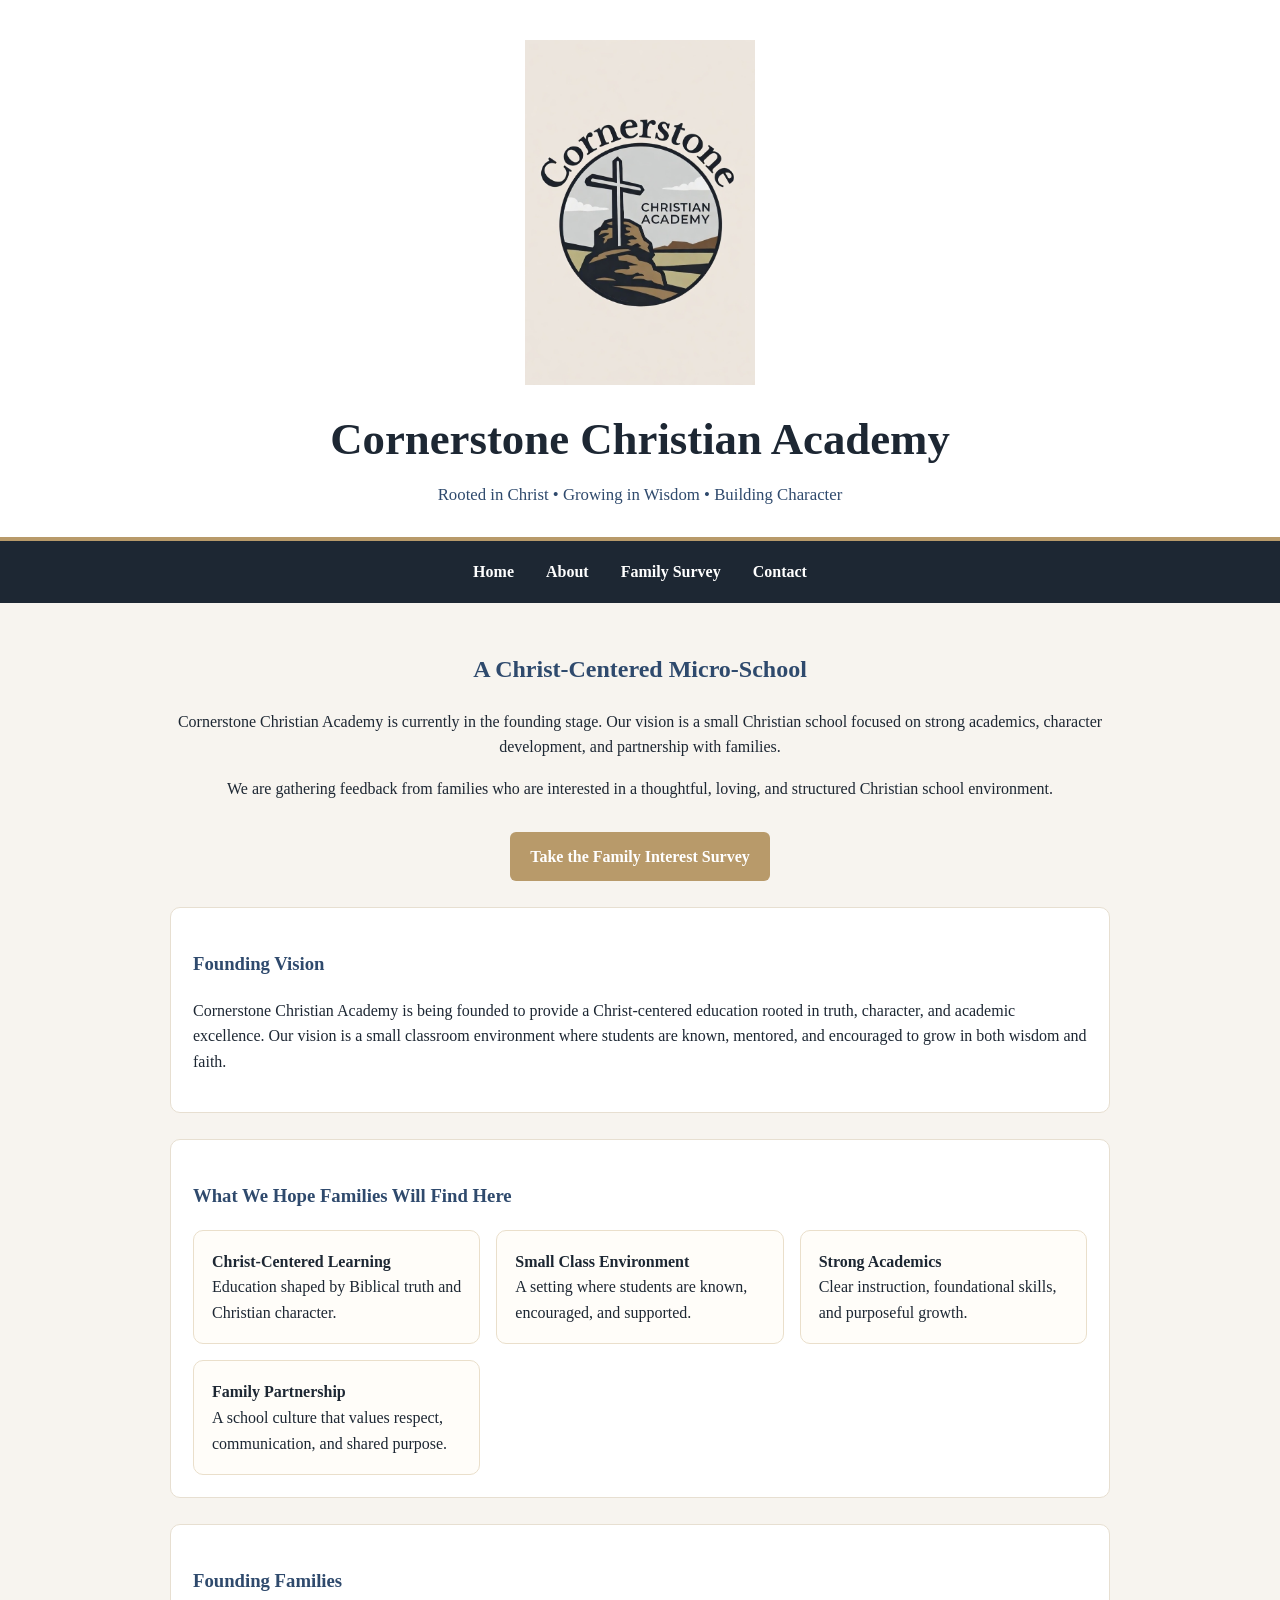
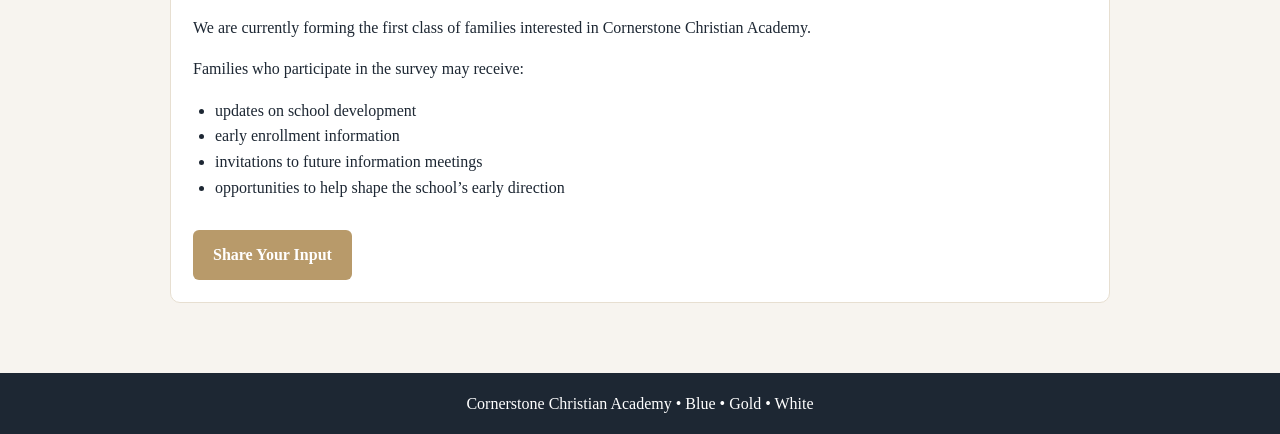
<file: index.html>
<!DOCTYPE html>
<html lang="en">
<head>
<meta charset="utf-8">
<meta name="viewport" content="width=device-width, initial-scale=1">
<title>Cornerstone Christian Academy</title>
<link rel="stylesheet" href="css/style.css">
<link rel="icon" href="assets/logo/favicon.ico">
<link rel="apple-touch-icon" href="assets/logo/apple-touch-icon.png">
</head>
<body>

<header class="site-header">
  <img src="assets/logo/cca-logo-full.png" class="logo" alt="Cornerstone Christian Academy logo">
  <h1 class="site-title">Cornerstone Christian Academy</h1>
  <p class="tagline">Rooted in Christ • Growing in Wisdom • Building Character</p>
</header>


<nav>
<a href="index.html">Home</a>
<a href="about.html">About</a>
<a href="survey.html">Family Survey</a>
<a href="contact.html">Contact</a>
</nav>

<main class="container">
  <section class="hero">
    <h2>A Christ-Centered Micro-School</h2>
    <p>Cornerstone Christian Academy is currently in the founding stage. Our vision is a small Christian school focused on strong academics, character development, and partnership with families.</p>
    <p>We are gathering feedback from families who are interested in a thoughtful, loving, and structured Christian school environment.</p>
    <a class="button" href="survey.html">Take the Family Interest Survey</a>
  </section>

  <section class="section">
    <h3>Founding Vision</h3>
    <p>Cornerstone Christian Academy is being founded to provide a Christ-centered education rooted in truth, character, and academic excellence. Our vision is a small classroom environment where students are known, mentored, and encouraged to grow in both wisdom and faith.</p>
  </section>

  <section class="section">
    <h3>What We Hope Families Will Find Here</h3>
    <div class="grid">
      <div class="card"><strong>Christ-Centered Learning</strong><br>Education shaped by Biblical truth and Christian character.</div>
      <div class="card"><strong>Small Class Environment</strong><br>A setting where students are known, encouraged, and supported.</div>
      <div class="card"><strong>Strong Academics</strong><br>Clear instruction, foundational skills, and purposeful growth.</div>
      <div class="card"><strong>Family Partnership</strong><br>A school culture that values respect, communication, and shared purpose.</div>
    </div>
  </section>

  <section class="section">
    <h3>Founding Families</h3>
    <p>We are currently forming the first class of families interested in Cornerstone Christian Academy.</p>
    <p>Families who participate in the survey may receive:</p>
    <ul>
      <li>updates on school development</li>
      <li>early enrollment information</li>
      <li>invitations to future information meetings</li>
      <li>opportunities to help shape the school’s early direction</li>
    </ul>
    <a class="button" href="survey.html">Share Your Input</a>
  </section>
</main>

<footer>
  Cornerstone Christian Academy • Blue • Gold • White
</footer>

</body>
</html>
</file>
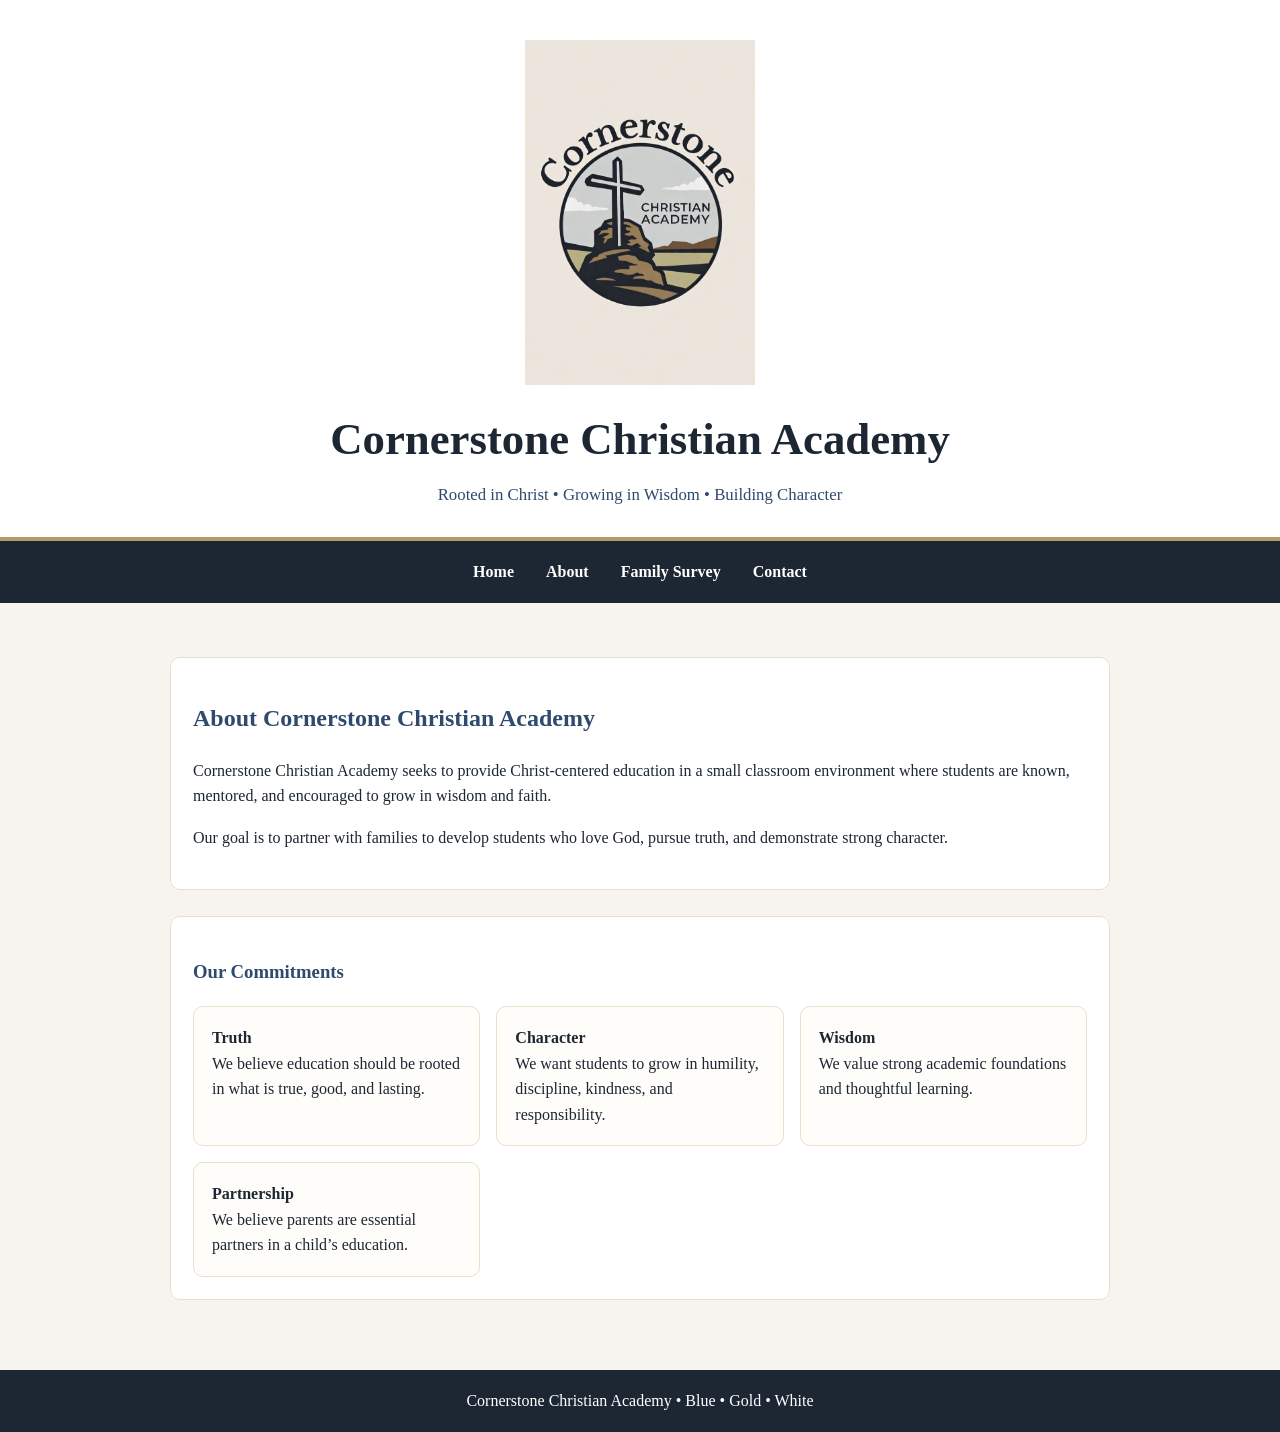
<file: about.html>
<!DOCTYPE html>
<html lang="en">
<head>
<meta charset="utf-8">
<meta name="viewport" content="width=device-width, initial-scale=1">
<title>About - Cornerstone Christian Academy</title>
<link rel="stylesheet" href="css/style.css">
<link rel="icon" href="assets/logo/favicon.ico">
</head>
<body>

<header class="site-header">
  <img src="assets/logo/cca-logo-full.png" class="logo" alt="Cornerstone Christian Academy logo">
  <h1 class="site-title">Cornerstone Christian Academy</h1>
  <p class="tagline">Rooted in Christ • Growing in Wisdom • Building Character</p>
</header>


<nav>
<a href="index.html">Home</a>
<a href="about.html">About</a>
<a href="survey.html">Family Survey</a>
<a href="contact.html">Contact</a>
</nav>

<main class="container">
  <section class="section">
    <h2>About Cornerstone Christian Academy</h2>
    <p>Cornerstone Christian Academy seeks to provide Christ-centered education in a small classroom environment where students are known, mentored, and encouraged to grow in wisdom and faith.</p>
    <p>Our goal is to partner with families to develop students who love God, pursue truth, and demonstrate strong character.</p>
  </section>

  <section class="section">
    <h3>Our Commitments</h3>
    <div class="grid">
      <div class="card"><strong>Truth</strong><br>We believe education should be rooted in what is true, good, and lasting.</div>
      <div class="card"><strong>Character</strong><br>We want students to grow in humility, discipline, kindness, and responsibility.</div>
      <div class="card"><strong>Wisdom</strong><br>We value strong academic foundations and thoughtful learning.</div>
      <div class="card"><strong>Partnership</strong><br>We believe parents are essential partners in a child’s education.</div>
    </div>
  </section>
</main>

<footer>
  Cornerstone Christian Academy • Blue • Gold • White
</footer>

</body>
</html>
</file>
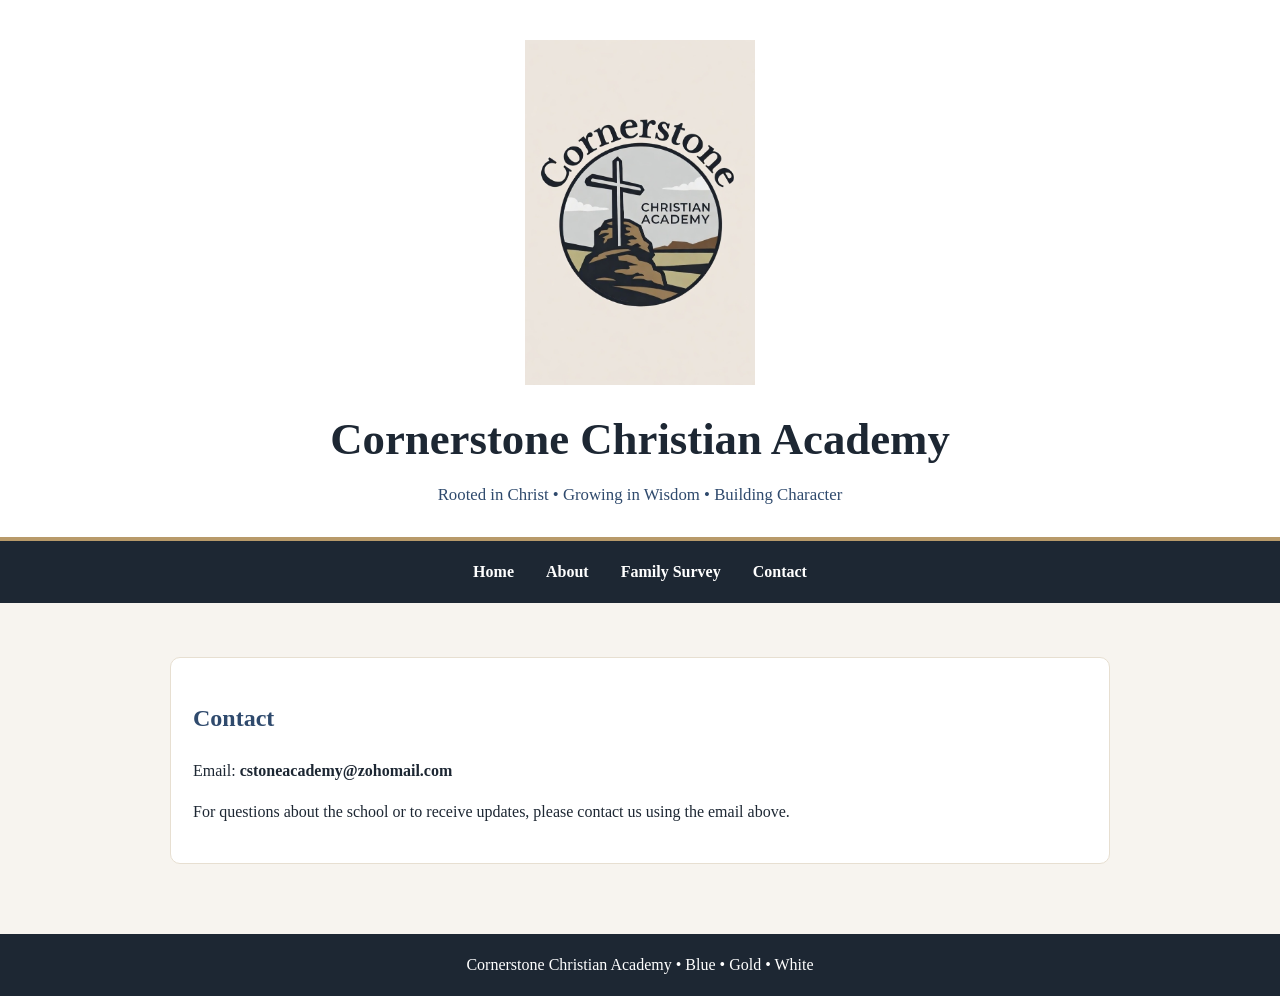
<file: contact.html>
<!DOCTYPE html>
<html lang="en">
<head>
<meta charset="utf-8">
<meta name="viewport" content="width=device-width, initial-scale=1">
<title>Contact - Cornerstone Christian Academy</title>
<link rel="stylesheet" href="css/style.css">
<link rel="icon" href="assets/logo/favicon.ico">
</head>
<body>

<header class="site-header">
  <img src="assets/logo/cca-logo-full.png" class="logo" alt="Cornerstone Christian Academy logo">
  <h1 class="site-title">Cornerstone Christian Academy</h1>
  <p class="tagline">Rooted in Christ • Growing in Wisdom • Building Character</p>
</header>


<nav>
<a href="index.html">Home</a>
<a href="about.html">About</a>
<a href="survey.html">Family Survey</a>
<a href="contact.html">Contact</a>
</nav>

<main class="container">
  <section class="section">
    <h2>Contact</h2>
    <p>Email: <strong>cstoneacademy@zohomail.com</strong></p>
    <p>For questions about the school or to receive updates, please contact us using the email above.</p>
  </section>
</main>

<footer>
  Cornerstone Christian Academy • Blue • Gold • White
</footer>

</body>
</html>
</file>
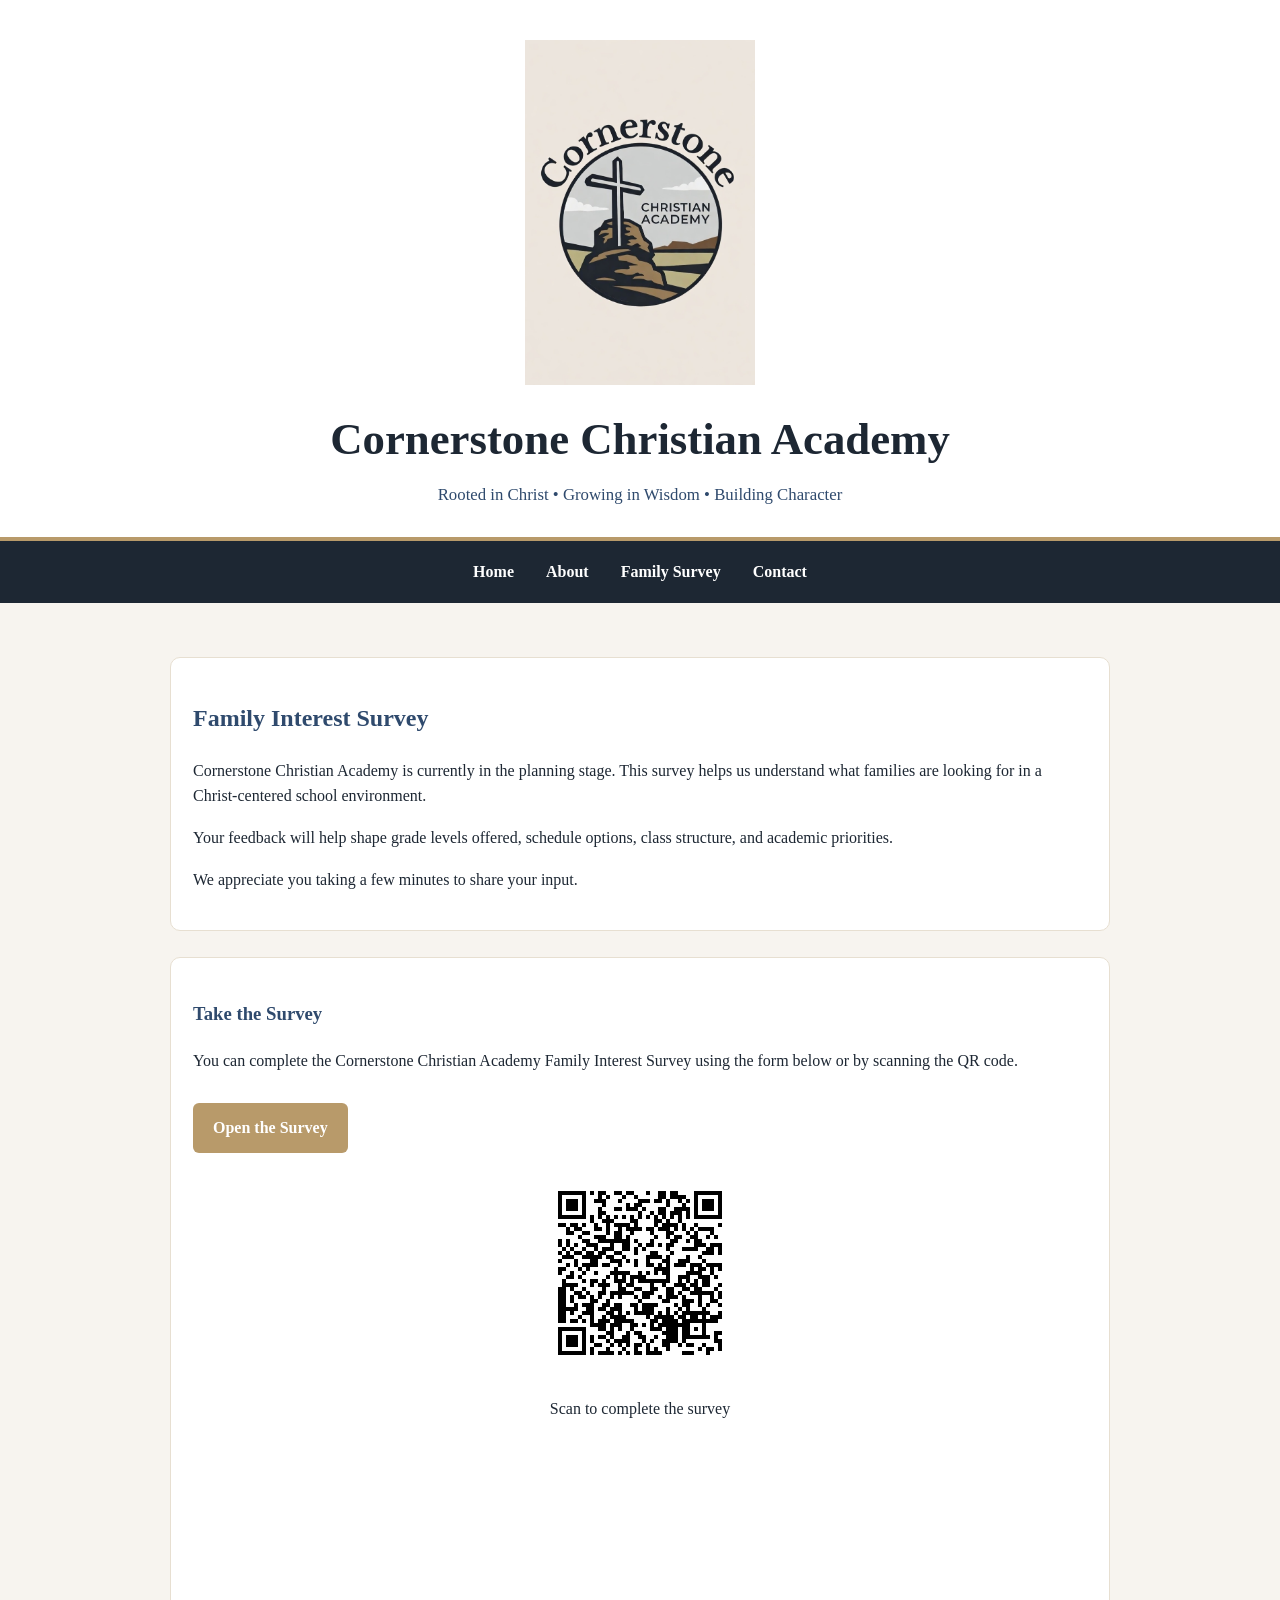
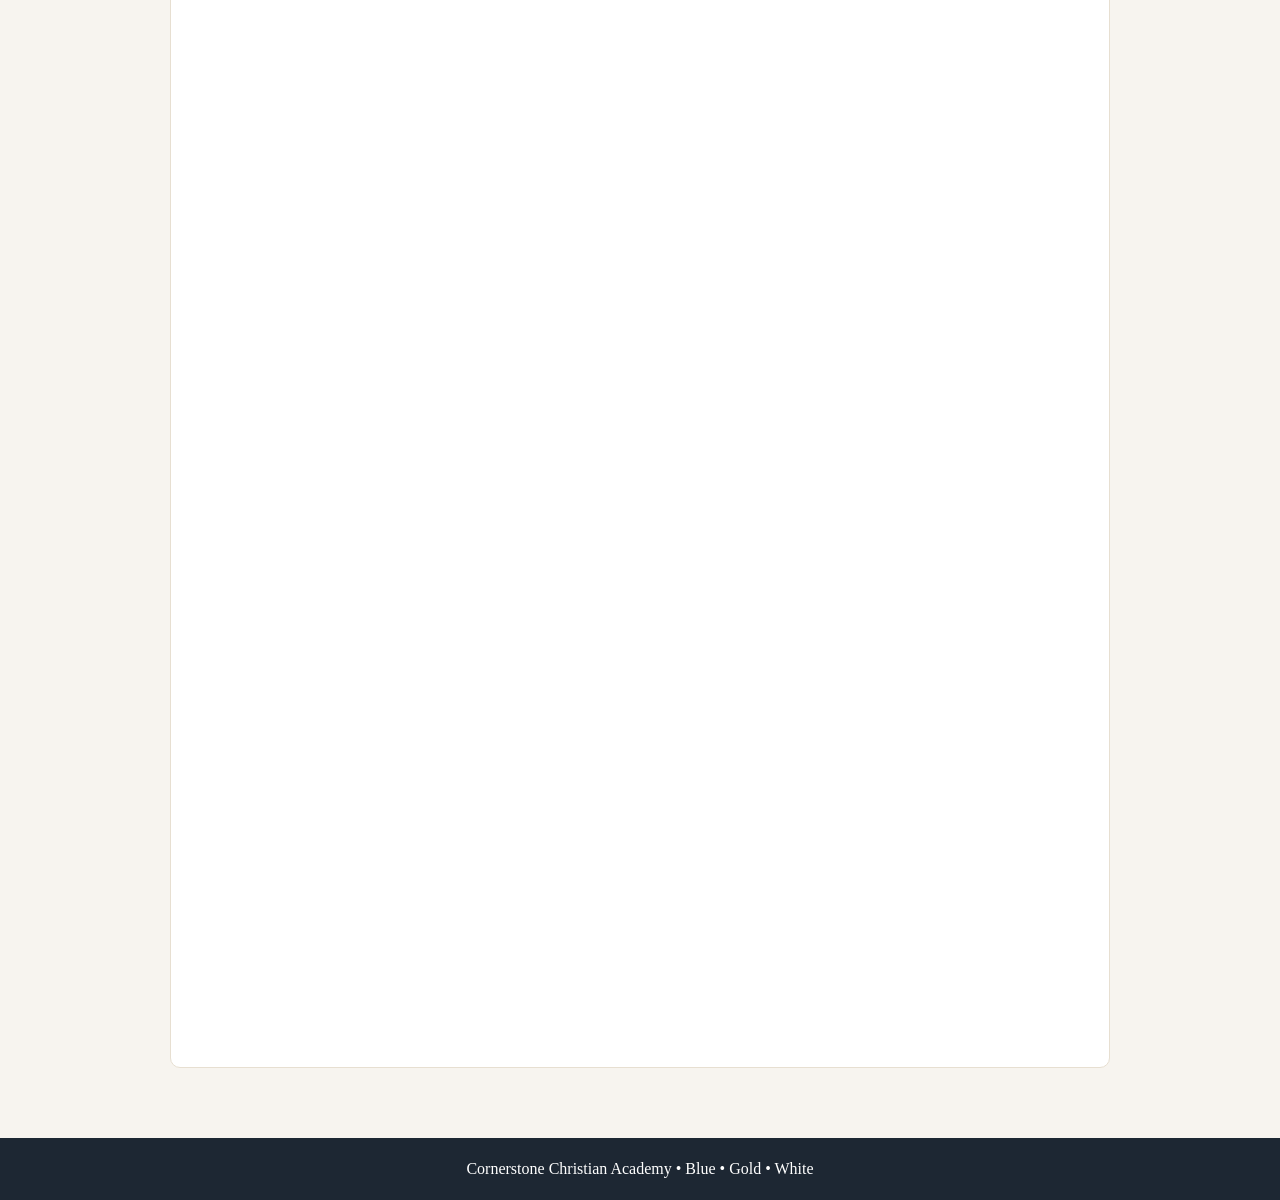
<file: survey.html>
<!DOCTYPE html>
<html lang="en">
<head>
  <meta charset="utf-8">
  <meta name="viewport" content="width=device-width, initial-scale=1">
  <title>Family Survey - Cornerstone Christian Academy</title>
  <link rel="stylesheet" href="css/style.css">
  <link rel="icon" href="assets/logo/favicon.ico">
</head>
<body>

  <header class="site-header">
    <img src="assets/logo/cca-logo-full.png" class="logo" alt="Cornerstone Christian Academy logo">
    <h1 class="site-title">Cornerstone Christian Academy</h1>
    <p class="tagline">Rooted in Christ • Growing in Wisdom • Building Character</p>
  </header>

  <nav>
    <a href="index.html">Home</a>
    <a href="about.html">About</a>
    <a href="survey.html">Family Survey</a>
    <a href="contact.html">Contact</a>
  </nav>

  <main class="container">
    <section class="section">
      <h2>Family Interest Survey</h2>
      <p>
        Cornerstone Christian Academy is currently in the planning stage.
        This survey helps us understand what families are looking for in a
        Christ-centered school environment.
      </p>
      <p>
        Your feedback will help shape grade levels offered, schedule options,
        class structure, and academic priorities.
      </p>
      <p>
        We appreciate you taking a few minutes to share your input.
      </p>
    </section>

    <section class="section">
  <h3>Take the Survey</h3>

  <p>
    You can complete the Cornerstone Christian Academy Family Interest Survey
    using the form below or by scanning the QR code.
  </p>

  <p>
    <a class="button"
    href="https://forms.zohopublic.com/cstoneacademyzoho1/form/LeaveApplication/formperma/hdB5g2NYGM_gdqb0LtxOaiDCqxCr9KOn065ekWm3Qgg"
    target="_blank">
    Open the Survey
    </a>
  </p>

  <div style="text-align:center;margin-top:20px;">
    <img src="assets/qr/survey-qr.png"
         alt="Cornerstone Christian Academy Survey QR Code"
         style="width:200px;">
    <p>Scan to complete the survey</p>
  </div>

  <iframe
    src="https://forms.zohopublic.com/cstoneacademyzoho1/form/LeaveApplication/formperma/hdB5g2NYGM_gdqb0LtxOaiDCqxCr9KOn065ekWm3Qgg"
    width="100%"
    height="1200"
    frameborder="0">
  </iframe>
</section>
</main>

  <footer>
    Cornerstone Christian Academy • Blue • Gold • White
  </footer>

</body>
</html>
</file>
<file: css/style.css>
:root{
  --cca-blue:#1d2733;
  --cca-blue-alt:#2f4a6d;
  --cca-gold:#b89a6a;
  --cca-white:#ffffff;
  --cca-bg:#f7f4ef;
  --cca-text:#1d2733;
}

*{box-sizing:border-box}

body{
  font-family: Georgia, serif;
  background: var(--cca-bg);
  color: var(--cca-text);
  margin:0;
  line-height:1.6;
}

.site-header{
  background: var(--cca-white);
  text-align:center;
  padding:40px 20px 28px;
  border-bottom:4px solid var(--cca-gold);
}

.logo{
  width:min(230px, 70vw);
  height:auto;
}

.site-title{
  margin:12px 0 6px;
  color: var(--cca-blue);
  font-size: clamp(2rem, 4vw, 2.8rem);
}

.tagline{
  margin:0;
  color: var(--cca-blue-alt);
  font-size:1.05rem;
}

nav{
  text-align:center;
  background: var(--cca-blue);
  padding:14px 10px;
}

nav a{
  color: var(--cca-white);
  margin:0 14px;
  text-decoration:none;
  font-weight:bold;
  display:inline-block;
  padding:4px 0;
}

nav a:hover{
  color: var(--cca-gold);
}

.container{
  max-width: 980px;
  margin: 0 auto;
  padding: 28px 20px 40px;
}

.hero{
  text-align:center;
  margin-top:10px;
}

.hero h2, h2, h3{
  color: var(--cca-blue-alt);
}

.button{
  display:inline-block;
  background: var(--cca-gold);
  color: var(--cca-white);
  padding: 12px 20px;
  margin-top: 14px;
  text-decoration:none;
  border-radius:6px;
  font-weight:bold;
}

.button:hover{
  background: var(--cca-blue-alt);
}

.section{
  background: var(--cca-white);
  border:1px solid #e7dfd1;
  border-radius:10px;
  padding:22px;
  margin-top:26px;
}

.grid{
  display:grid;
  grid-template-columns: repeat(auto-fit, minmax(220px,1fr));
  gap:16px;
}

.card{
  background:#fffdf9;
  border:1px solid #eadfcb;
  border-radius:10px;
  padding:18px;
}

ul{
  padding-left: 22px;
}

footer{
  text-align:center;
  background: var(--cca-blue);
  color: var(--cca-white);
  padding:18px 16px;
  margin-top:30px;
}

.survey-frame{
  width:100%;
  min-height:1200px;
  border:1px solid #ddd;
  border-radius:8px;
  background:#fff;
}

.note{
  color:#5b6673;
  font-size:.97rem;
}
</file>
